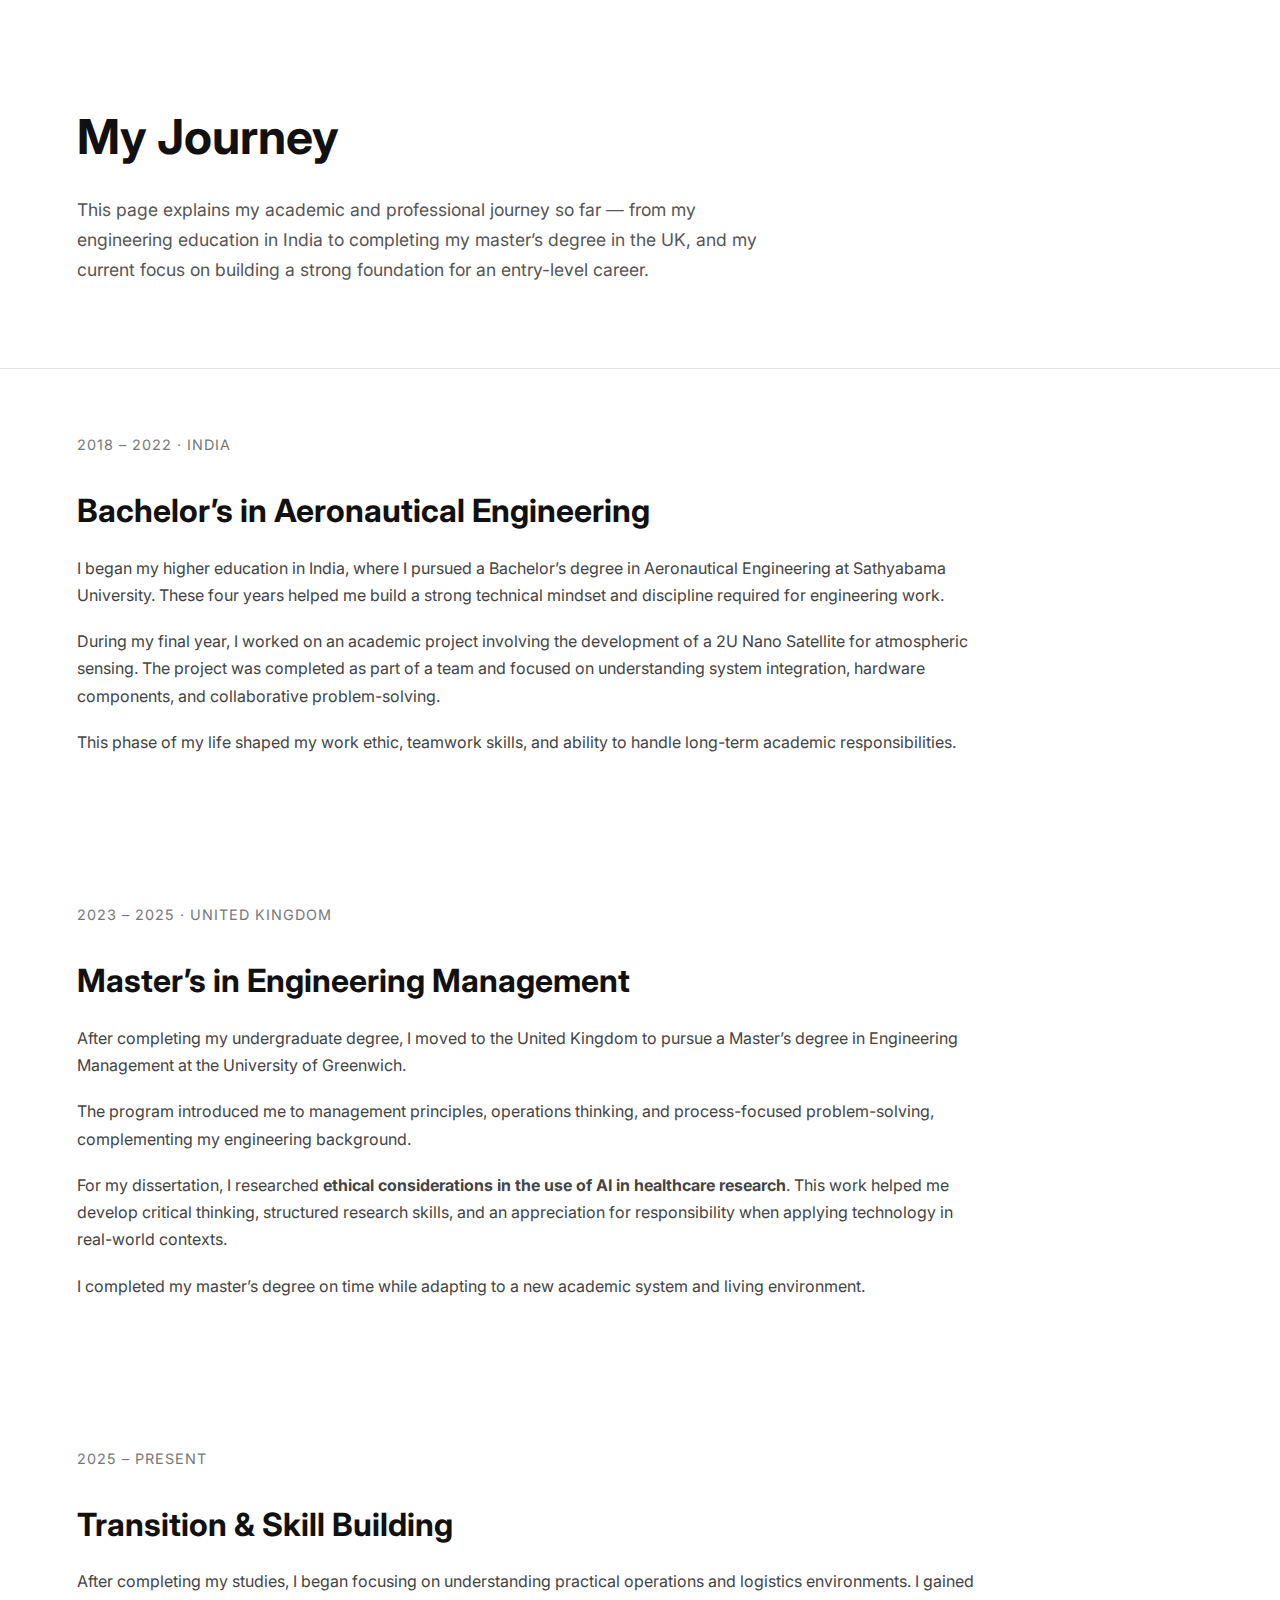
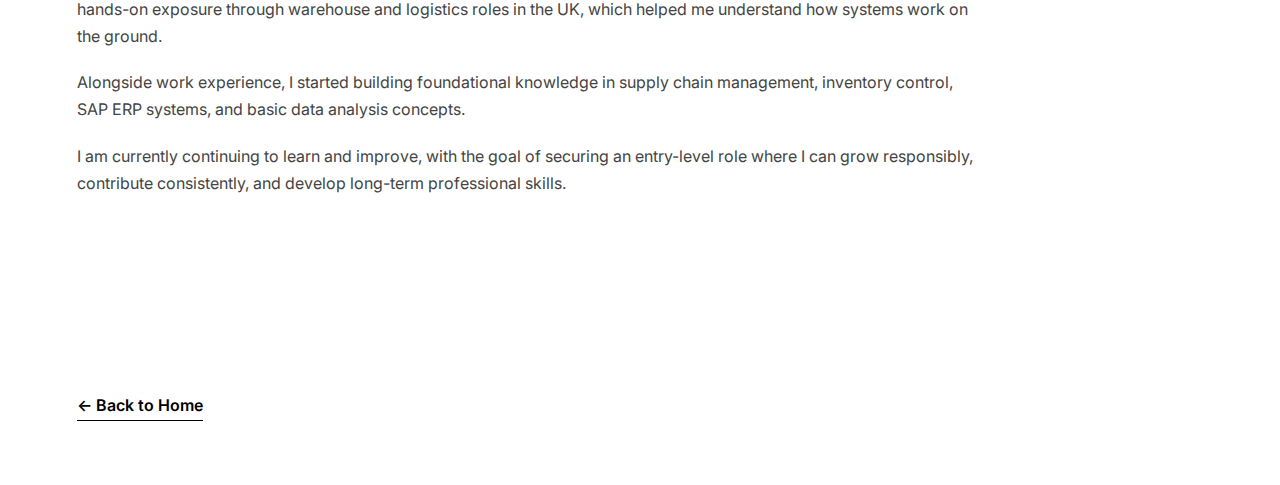
<file: journey.html>
<!DOCTYPE html>
<html lang="en">
<head>
  <meta charset="UTF-8" />
  <meta name="viewport" content="width=device-width, initial-scale=1.0"/>
  <title>My Journey | Satya Manikumar Chode</title>

  <link href="https://fonts.googleapis.com/css2?family=Inter:wght@300;400;600;700&display=swap" rel="stylesheet">

  <style>
    body {
      font-family: 'Inter', sans-serif;
      background: #ffffff;
      color: #111;
      line-height: 1.7;
      margin: 0;
      padding: 0;
    }

    header {
      padding: 4rem 6%;
      border-bottom: 1px solid #e5e5e5;
    }

    header h1 {
      font-size: 3rem;
      margin-bottom: 1rem;
    }

    header p {
      max-width: 700px;
      color: #555;
      font-size: 1.1rem;
    }

    section {
      padding: 4rem 6%;
      max-width: 900px;
    }

    h2 {
      font-size: 2rem;
      margin-bottom: 1rem;
    }

    .date {
      font-size: 0.9rem;
      color: #777;
      text-transform: uppercase;
      letter-spacing: 1px;
      margin-bottom: 1rem;
    }

    p {
      margin-bottom: 1.2rem;
      color: #444;
    }

    .back-link {
      display: inline-block;
      margin-top: 3rem;
      text-decoration: none;
      color: #000;
      border-bottom: 1px solid #000;
      font-weight: 600;
    }
  </style>
</head>

<body>

  <header>
    <h1>My Journey</h1>
    <p>
      This page explains my academic and professional journey so far — from my engineering
      education in India to completing my master’s degree in the UK, and my current focus
      on building a strong foundation for an entry-level career.
    </p>
  </header>

  <!-- CHAPTER 1 -->
  <section>
    <div class="date">2018 – 2022 · India</div>
    <h2>Bachelor’s in Aeronautical Engineering</h2>

    <p>
      I began my higher education in India, where I pursued a Bachelor’s degree in
      Aeronautical Engineering at Sathyabama University. These four years helped me build
      a strong technical mindset and discipline required for engineering work.
    </p>

    <p>
      During my final year, I worked on an academic project involving the development of
      a 2U Nano Satellite for atmospheric sensing. The project was completed as part of a
      team and focused on understanding system integration, hardware components, and
      collaborative problem-solving.
    </p>

    <p>
      This phase of my life shaped my work ethic, teamwork skills, and ability to handle
      long-term academic responsibilities.
    </p>
  </section>

  <!-- CHAPTER 2 -->
  <section>
    <div class="date">2023 – 2025 · United Kingdom</div>
    <h2>Master’s in Engineering Management</h2>

    <p>
      After completing my undergraduate degree, I moved to the United Kingdom to pursue
      a Master’s degree in Engineering Management at the University of Greenwich.
    </p>

    <p>
      The program introduced me to management principles, operations thinking, and
      process-focused problem-solving, complementing my engineering background.
    </p>

    <p>
      For my dissertation, I researched <strong>ethical considerations in the use of AI
      in healthcare research</strong>. This work helped me develop critical thinking,
      structured research skills, and an appreciation for responsibility when applying
      technology in real-world contexts.
    </p>

    <p>
      I completed my master’s degree on time while adapting to a new academic system
      and living environment.
    </p>
  </section>

  <!-- CHAPTER 3 -->
  <section>
    <div class="date">2025 – Present</div>
    <h2>Transition & Skill Building</h2>

    <p>
      After completing my studies, I began focusing on understanding practical
      operations and logistics environments. I gained hands-on exposure through
      warehouse and logistics roles in the UK, which helped me understand how systems
      work on the ground.
    </p>

    <p>
      Alongside work experience, I started building foundational knowledge in
      supply chain management, inventory control, SAP ERP systems, and basic data
      analysis concepts.
    </p>

    <p>
      I am currently continuing to learn and improve, with the goal of securing an
      entry-level role where I can grow responsibly, contribute consistently, and
      develop long-term professional skills.
    </p>
  </section>

  <section>
    <a href="index.html" class="back-link">← Back to Home</a>
  </section>

</body>
</html>
</file>
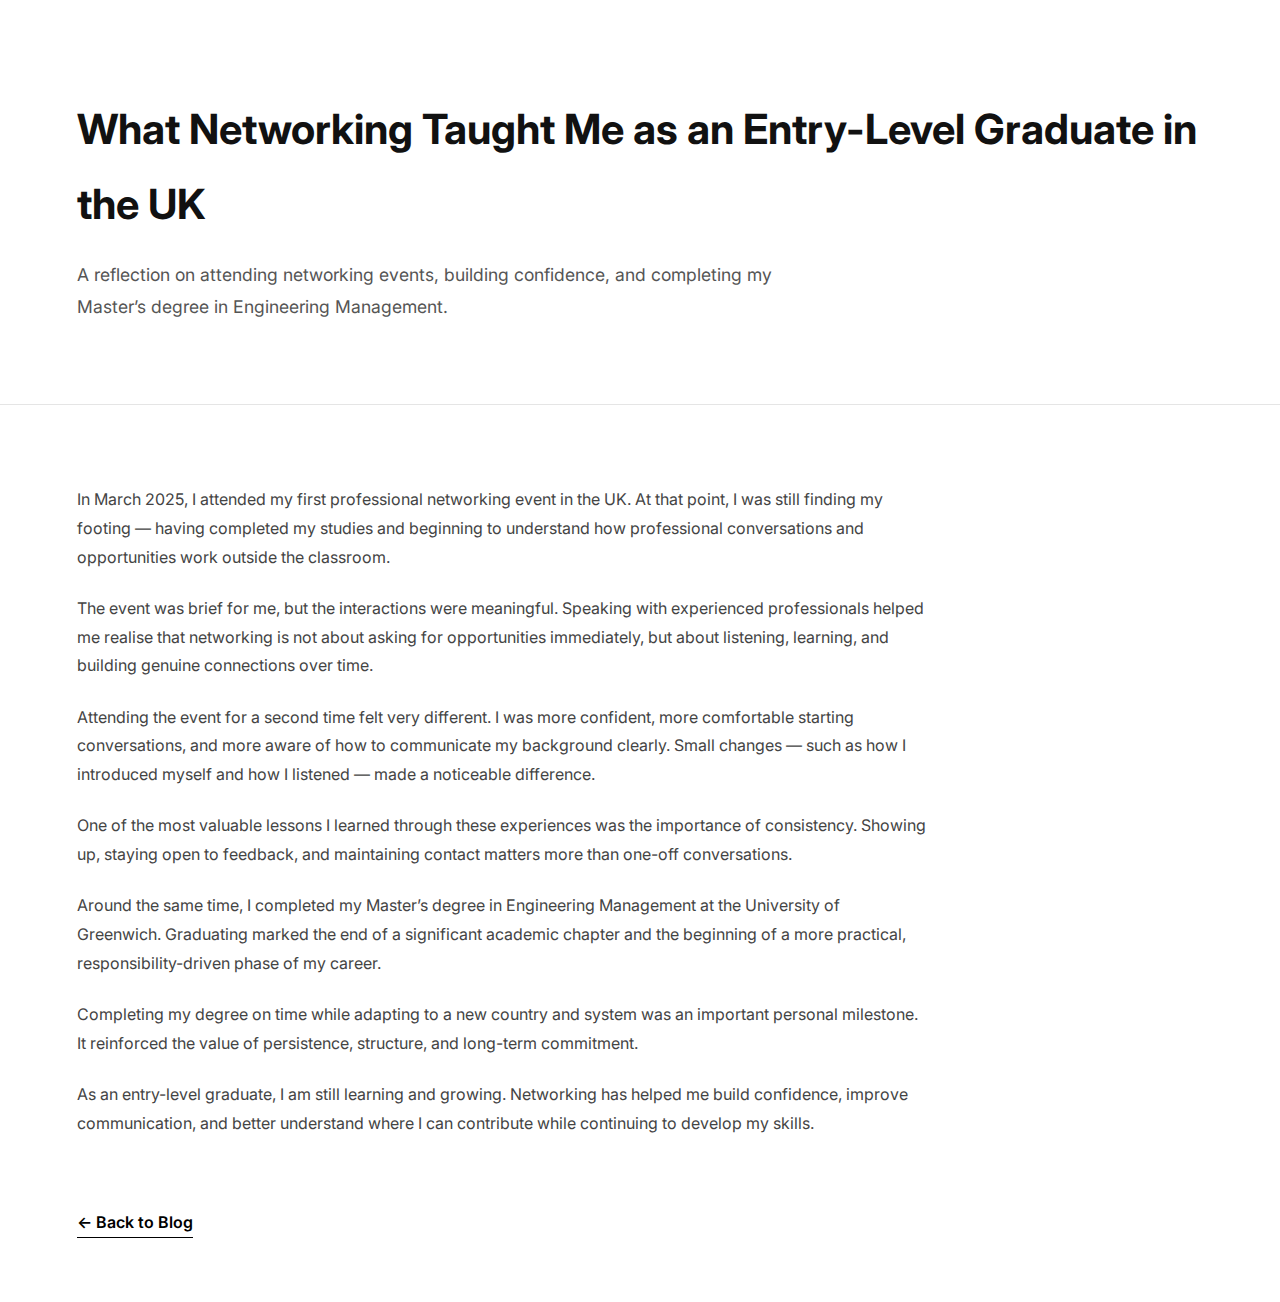
<file: blog/networking-journey.html>
<!DOCTYPE html>
<html lang="en">
<head>
  <meta charset="UTF-8" />
  <meta name="viewport" content="width=device-width, initial-scale=1.0"/>
  <title>Networking & Graduation | Satya Manikumar Chode</title>

  <link href="https://fonts.googleapis.com/css2?family=Inter:wght@300;400;600;700&display=swap" rel="stylesheet">

  <style>
    body {
      font-family: 'Inter', sans-serif;
      background: #ffffff;
      color: #111;
      line-height: 1.8;
      margin: 0;
      padding: 0;
    }

    header {
      padding: 4rem 6%;
      border-bottom: 1px solid #e5e5e5;
    }

    header h1 {
      font-size: 2.6rem;
      margin-bottom: 1rem;
    }

    header p {
      max-width: 750px;
      color: #555;
      font-size: 1.1rem;
    }

    article {
      padding: 4rem 6%;
      max-width: 850px;
    }

    article p {
      margin-bottom: 1.4rem;
      color: #444;
    }

    .back-link {
      display: inline-block;
      margin-top: 3rem;
      text-decoration: none;
      color: #000;
      border-bottom: 1px solid #000;
      font-weight: 600;
    }
  </style>
</head>

<body>

  <header>
    <h1>What Networking Taught Me as an Entry-Level Graduate in the UK</h1>
    <p>
      A reflection on attending networking events, building confidence,
      and completing my Master’s degree in Engineering Management.
    </p>
  </header>

  <article>
    <p>
      In March 2025, I attended my first professional networking event in the UK.
      At that point, I was still finding my footing — having completed my studies
      and beginning to understand how professional conversations and opportunities
      work outside the classroom.
    </p>

    <p>
      The event was brief for me, but the interactions were meaningful. Speaking
      with experienced professionals helped me realise that networking is not
      about asking for opportunities immediately, but about listening, learning,
      and building genuine connections over time.
    </p>

    <p>
      Attending the event for a second time felt very different. I was more confident,
      more comfortable starting conversations, and more aware of how to communicate
      my background clearly. Small changes — such as how I introduced myself and
      how I listened — made a noticeable difference.
    </p>

    <p>
      One of the most valuable lessons I learned through these experiences was the
      importance of consistency. Showing up, staying open to feedback, and maintaining
      contact matters more than one-off conversations.
    </p>

    <p>
      Around the same time, I completed my Master’s degree in Engineering Management
      at the University of Greenwich. Graduating marked the end of a significant
      academic chapter and the beginning of a more practical, responsibility-driven
      phase of my career.
    </p>

    <p>
      Completing my degree on time while adapting to a new country and system was
      an important personal milestone. It reinforced the value of persistence,
      structure, and long-term commitment.
    </p>

    <p>
      As an entry-level graduate, I am still learning and growing. Networking has
      helped me build confidence, improve communication, and better understand
      where I can contribute while continuing to develop my skills.
    </p>

    <a href="../blog.html" class="back-link">← Back to Blog</a>
  </article>

</body>
</html>
</file>
